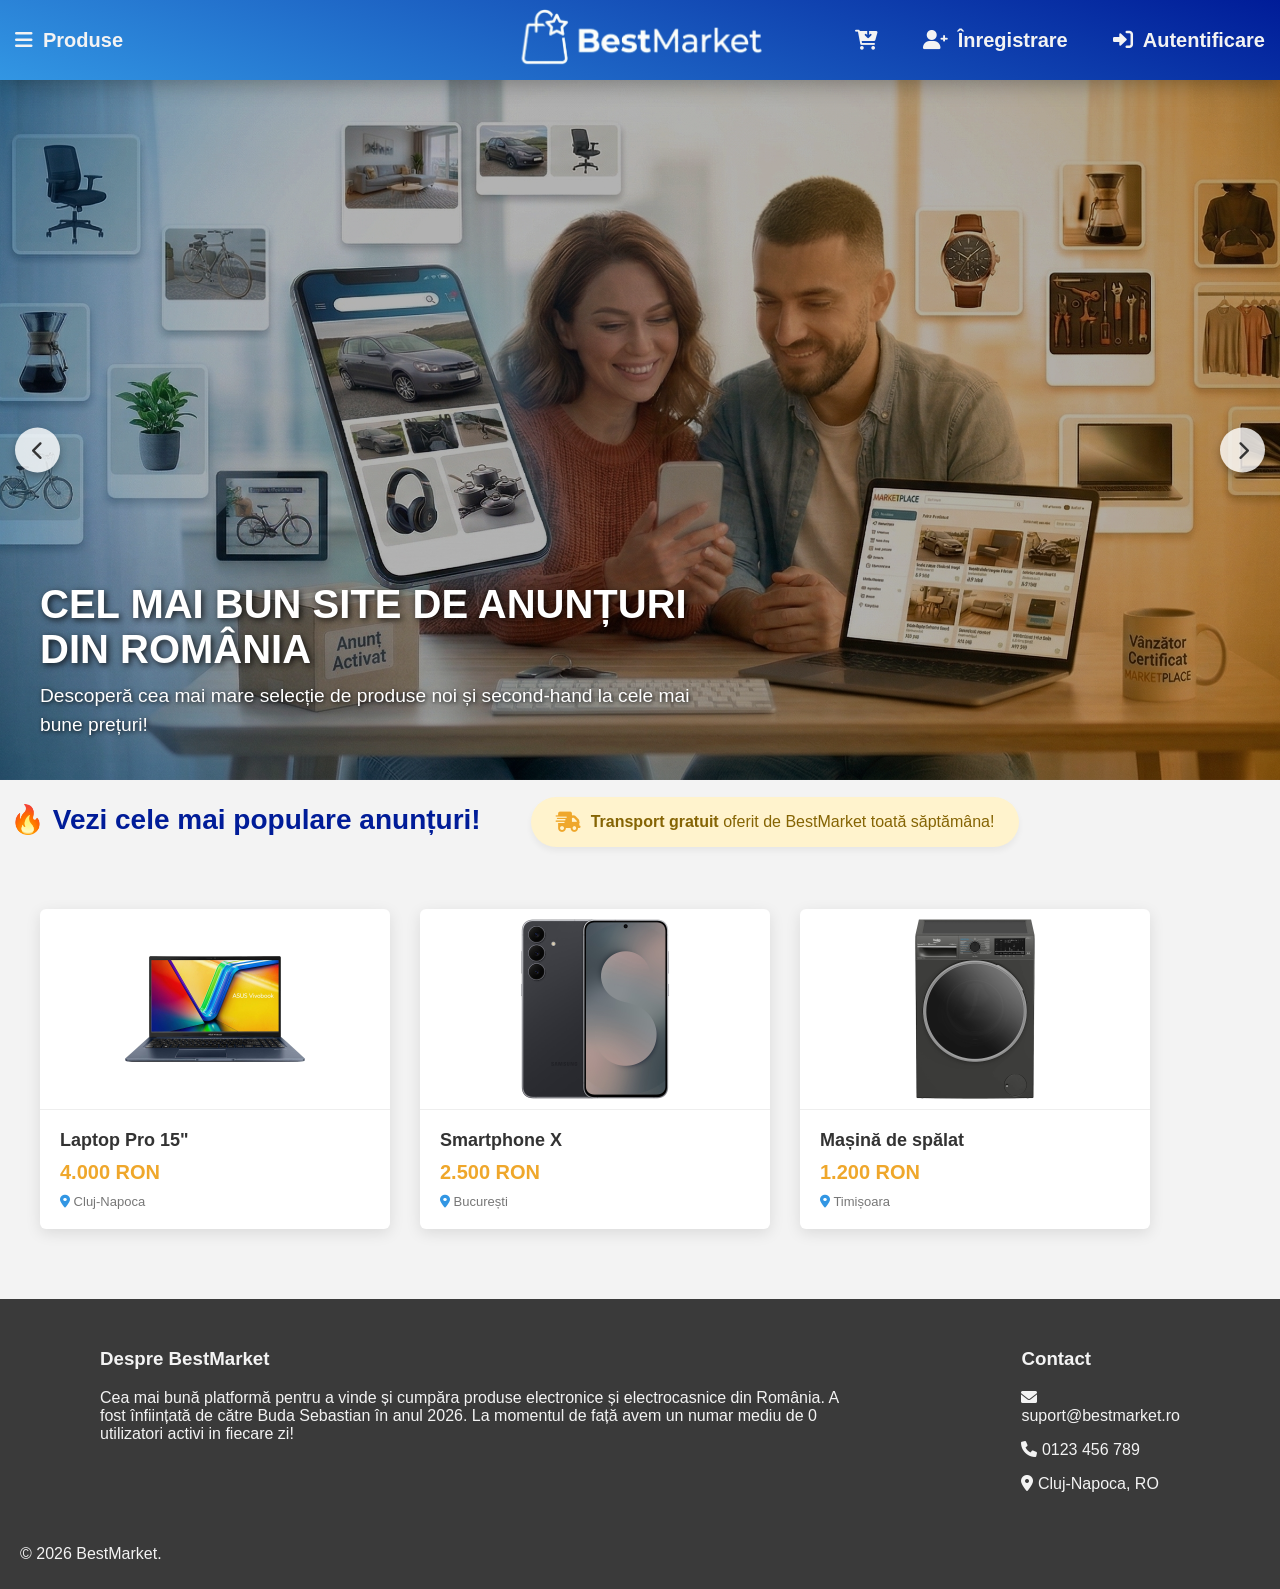
<file: index.html>
<!DOCTYPE html>
<html lang="ro">

<head>
    <meta charset="UTF-8">
    <meta name="viewport" content="width=device-width, initial-scale=1.0">

    <title>BestMarket - Acasă</title>
    <link rel="stylesheet" href="CSS/home-page-styles.css">
    <link rel="stylesheet" href="CSS/general-page-styles.css">
    <link rel="stylesheet" href="https://cdnjs.cloudflare.com/ajax/libs/font-awesome/6.0.0/css/all.min.css">
    <script src="JS/banners.js" defer></script>
    <script src="JS/jquery.js" defer></script>
    <script src="JS/cart-badge-login.js" defer></script>
</head>

<body>

    <header>
        <input type="checkbox" id="menu-toggle" class="hidden-checkbox">

        <label for="menu-toggle" class="header-menu-btn" title="Deschide Meniul">
            <i class="fas fa-bars"></i>
            Produse
        </label>

        <nav class="dropdown-menu">
            <ul>
                <li>
                    <input type="checkbox" id="cat-electronice-toggle" class="hidden-checkbox">
                    <label for="cat-electronice-toggle" class="menu-item">
                        <i class="fas fa-laptop item-icon"></i> Electronice <i class="fas fa-chevron-down arrow"></i>
                    </label>
                    <ul class="submenu">
                        <li><a href="Html_5/item.html" class="submenu-option">Laptop-uri</a></li>
                        <li><a href="#" class="submenu-option">Telefoane</a></li>
                    </ul>
                </li>

                <li>
                    <input type="checkbox" id="cat-electro-toggle" class="hidden-checkbox">
                    <label for="cat-electro-toggle" class="menu-item">
                        <i class="fas fa-blender item-icon"></i> Electrocasnice <i
                            class="fas fa-chevron-down arrow"></i>
                    </label>
                    <ul class="submenu">
                        <li><a href="#" class="submenu-option">Mașini de spălat</a></li>
                        <li><a href="#" class="submenu-option">Cuptoare</a></li>
                    </ul>
                </li>


            </ul>
        </nav>

        <div class="logo-container">
            <a href="index.html">
                <img src="resources/logo.png" class="logo" alt="BestMarket Logo">
            </a>
        </div>

        <div class="header-actions">
            <a href="Html_5/cart.html" class="header-menu-btn ">
                <i class="fa-solid fa-cart-arrow-down">
                    <span id="cart-badge" class="cart-badge">0</span>
                </i>
            </a>
            <a href="Html_5/register.html" class="header-menu-btn"> <i class="fas fa-user-plus"></i> Înregistrare</a>
            <a href="Html_5/login.html" class="header-menu-btn "> <i class="fas fa-sign-in-alt"></i> Autentificare</a>
        </div>

    </header>

    <main>
        <section>
            <button class="slider-btn prev" aria-label="Slide Anterior"><i class="fas fa-chevron-left"></i></button>
            <button class="slider-btn next" aria-label="Slide Următor"><i class="fas fa-chevron-right"></i></button>
            <ol class="slider-lista">
                <li class="slide active">
                    <div class="slide-text">
                        <h1>Cel mai bun site de anunțuri din România</h1>
                        <p>Descoperă cea mai mare selecție de produse noi și second-hand la cele mai bune prețuri!</p>
                    </div>
                    <a href="index.html" class="slide-link">
                        <figure class="slide-imagine">
                            <img src="resources/BestMarket.png" alt="BestMarket banner" class="banner">
                            <figcaption>Figura 1: Logo BestMarket.</figcaption>
                        </figure>
                    </a>
                </li>

                <li class="slide">
                    <div class="slide-text">
                        <h1>Descoperă gama largă de Laptopuri</h1>
                        <p>Descoperă cea mai mare selecție de laptopuri noi și second-hand împreună cu alte produse
                            electronice, toate la cele mai bune prețuri!</p>
                    </div>
                    <a href="Html_5/item.html" class="slide-link">
                        <figure class="slide-imagine">
                            <img src="resources/LaptopBanner.png" alt="Laptop banner" class="banner">
                            <figcaption>Figura 2: Banner Laptop.</figcaption>
                        </figure>
                    </a>
                </li>

                <li class="slide">
                    <div class="slide-text">
                        <h1>Postează propriul anunț</h1>
                        <p>Publică ușor anunțuri pentru produse noi sau second-hand, și găsește tot ce ai nevoie!</p>
                    </div>
                    <a href="Html_5/register.html" class="slide-link">
                        <figure class="slide-imagine">
                            <img src="resources/AddBanner.png" alt="Add banner" class="banner">
                            <figcaption>Figura 3: Banner Adaugă Anunț.</figcaption>
                        </figure>
                    </a>
                </li>
            </ol>

            <article>
                <div class="article-header-section">
                    <h2 class="titlu-sectiune">
                        Vezi cele mai populare anunțuri!
                    </h2>

                    <div class="promo-badge">
                        <i class="fas fa-shipping-fast"></i>
                        <span><strong>Transport gratuit</strong> oferit de BestMarket toată săptămâna!</span>
                    </div>
                </div>
                <div class="product-grid">

                    <a href="Html_5/item.html" class="product-card">
                        <div class="card-image-wrapper">
                            <img src="resources/Laptop1.jpg" alt="Laptop Pro" class="card-img">
                        </div>
                        <div class="card-details">
                            <h3 class="card-title">Laptop Pro 15"</h3>
                            <p class="card-price">4.000 RON</p>
                            <p class="card-location"><i class="fas fa-map-marker-alt"></i> Cluj-Napoca</p>
                        </div>
                    </a>

                    <div class="product-card">
                        <div class="card-image-wrapper">
                            <img src="resources/Smartphone1.jpg" alt="Telefon Smart" class="card-img">
                        </div>
                        <div class="card-details">
                            <h3 class="card-title">Smartphone X</h3>
                            <p class="card-price">2.500 RON</p>
                            <p class="card-location"><i class="fas fa-map-marker-alt"></i> București</p>
                        </div>
                    </div>

                    <div class="product-card">
                        <div class="card-image-wrapper">
                            <img src="resources/MasinaDeSpalat1.jpg" alt="Mașină de spălat" class="card-img">
                        </div>
                        <div class="card-details">
                            <h3 class="card-title">Mașină de spălat</h3>
                            <p class="card-price">1.200 RON</p>
                            <p class="card-location"><i class="fas fa-map-marker-alt"></i> Timișoara</p>
                        </div>
                    </div>

                </div>
            </article>
        </section>
    </main>

    <footer>
        <div class="footer-content">
            <div class="footer-section">
                <h3>Despre BestMarket</h3>
                <p>Cea mai bună platformă pentru a vinde și cumpăra produse electronice și electrocasnice din România. A
                    fost înființată de către Buda Sebastian în anul 2026. La momentul de față avem un numar mediu de 0
                    utilizatori activi in fiecare zi!
                </p>
            </div>

            <div class="footer-section">
                <h3>Contact</h3>
                <p><i class="fas fa-envelope"></i> suport@bestmarket.ro</p>
                <p><i class="fas fa-phone"></i> 0123 456 789</p>
                <p><i class="fas fa-map-marker-alt"></i> Cluj-Napoca, RO</p>
            </div>
        </div>

        <div class="footer-bottom">
            <p>&copy; 2026 BestMarket.</p>
        </div>
    </footer>

</body>

</html>
</file>
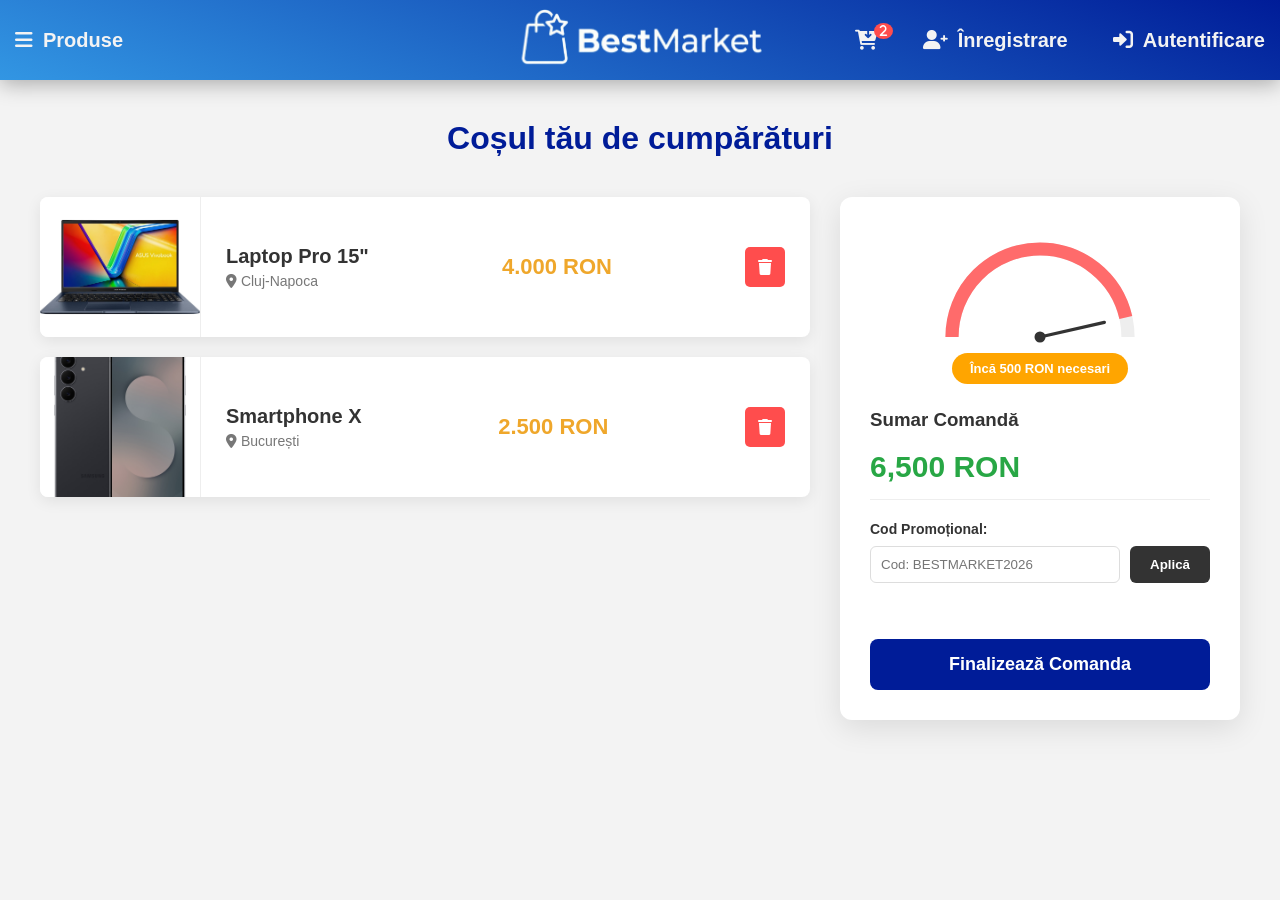
<file: Html_5/cart.html>
<!DOCTYPE html>
<html lang="ro">

<head>
    <meta charset="UTF-8">
    <meta name="viewport" content="width=device-width, initial-scale=1.0">
    <title>BestMarket - Coș de Cumpărături</title>

    <link rel="stylesheet" href="../CSS/general-page-styles.css">
    <link rel="stylesheet" href="../CSS/cart-styles.css">

    <link rel="stylesheet" href="https://cdnjs.cloudflare.com/ajax/libs/font-awesome/6.0.0/css/all.min.css">
    <script src="../JS/jquery.js"></script>
    <script src="../JS/cart-logic.js" defer></script>
    <script src="../JS/cart-badge-login.js"></script>
</head>

<body>

    <header>
        <input type="checkbox" id="menu-toggle" class="hidden-checkbox">

        <label for="menu-toggle" class="header-menu-btn" title="Deschide Meniul">
            <i class="fas fa-bars"></i>
            Produse
        </label>

        <nav class="dropdown-menu">
            <ul>
                <li>
                    <input type="checkbox" id="cat-electronice-toggle" class="hidden-checkbox">
                    <label for="cat-electronice-toggle" class="menu-item">
                        <i class="fas fa-laptop item-icon"></i> Electronice <i class="fas fa-chevron-down arrow"></i>
                    </label>
                    <ul class="submenu">
                        <li><a href="../Html_5/item.html" class="submenu-option">Laptop-uri</a></li>
                        <li><a href="#" class="submenu-option">Telefoane</a></li>
                    </ul>
                </li>

                <li>
                    <input type="checkbox" id="cat-electro-toggle" class="hidden-checkbox">
                    <label for="cat-electro-toggle" class="menu-item">
                        <i class="fas fa-blender item-icon"></i> Electrocasnice <i
                            class="fas fa-chevron-down arrow"></i>
                    </label>
                    <ul class="submenu">
                        <li><a href="#" class="submenu-option">Mașini de spălat</a></li>
                        <li><a href="#" class="submenu-option">Cuptoare</a></li>
                    </ul>
                </li>


            </ul>
        </nav>

        <div class="logo-container">
            <a href="../index.html">
                <img src="../resources/logo.png" class="logo" alt="BestMarket Logo">
            </a>
        </div>

        <div class="header-actions">
            <a href="cart.html" class="header-menu-btn ">
                <i class="fa-solid fa-cart-arrow-down">
                    <span id="cart-badge" class="cart-badge">0</span>
                </i>
                
            </a>
            <a href="register.html" class="header-menu-btn"> <i class="fas fa-user-plus"></i> Înregistrare</a>
            <a href="login.html" class="header-menu-btn "> <i class="fas fa-sign-in-alt"></i> Autentificare</a>
        </div>

    </header>
    <div id="jquery-gift-overlay"
        class="jquery-gift">
        <i class="fas fa-gift"></i>
        <h2 id="gift-text">20% Reducere!</h2>
    </div>
    <main>
        <h1 class="cart-title-main">Coșul tău de cumpărături</h1>

        <div class="cart-container">
            <div class="cart-items" id="cart-items-list">

                <div class="cart-card" data-price="4000">
                    <div class="cart-img-wrapper">
                        <img src="../resources/Laptop1.jpg" alt="Laptop" class="cart-img">
                    </div>
                    <div class="cart-details">
                        <div class="cart-info-text">
                            <h3 class="cart-title">Laptop Pro 15"</h3>
                            <p class="cart-location"><i class="fas fa-map-marker-alt"></i> Cluj-Napoca</p>
                        </div>
                        <p class="cart-price">4.000 RON</p>
                        <button class="cart-remove-item" title="Elimină"><i class="fas fa-trash"></i></button>
                    </div>
                </div>

                <div class="cart-card" data-price="2500">
                    <div class="cart-img-wrapper">
                        <img src="../resources/Smartphone1.jpg" alt="Telefon" class="cart-img">
                    </div>
                    <div class="cart-details">
                        <div class="cart-info-text">
                            <h3 class="cart-title">Smartphone X</h3>
                            <p class="cart-location"><i class="fas fa-map-marker-alt"></i> București</p>
                        </div>
                        <p class="cart-price">2.500 RON</p>
                        <button class="cart-remove-item" title="Elimină"><i class="fas fa-trash"></i></button>
                    </div>
                </div>

            </div>

            <div class="cart-summary">

                <div class="cart-gauge-wrapper">
                    <svg viewBox="0 0 200 120" class="cart-gauge-svg">
                        <path d="M20,100 A80,80 0 0,1 180,100" 
                            fill="none"     
                            stroke="#eee" 
                            stroke-width="12" />
                        <path id="gauge-progress" 
                            d="M20,100 A80,80 0 0,1 180,100"    
                            fill="none" 
                            stroke="#ff6b6b"
                            stroke-width="12" />
                        <line id="gauge-needle" 
                            x1="100" 
                            y1="100" 
                            x2="40" 
                            y2="100" 
                            stroke="#333" 
                            stroke-width="3"
                            stroke-linecap="round" />
                        <circle cx="100" 
                            cy="100" 
                            r="5" 
                            fill="#333" />
                    </svg>
                    <div id="shipping-info">Calculare transport...</div>
                </div>

                <div class="cart-price-box">
                    <h3>Sumar Comandă</h3>
                    <div class="cart-old-price" id="original-total"></div>
                    <div class="cart-total-price" id="final-total">0 RON</div>
                </div>

                <div class="cart-coupon-section">
                    <label>Cod Promoțional:</label>
                    <div class="cart-coupon-input-group">
                        <input type="text" id="coupon-code" placeholder="Cod: BESTMARKET2026">
                        <button class="cart-btn-apply" id="apply-coupon">Aplică</button>
                    </div>
                    <p id="coupon-msg"></p>
                </div>

                <button class="cart-checkout-btn">Finalizează Comanda</button>
            </div>
        </div>
    </main>

</body>

</html>
</file>
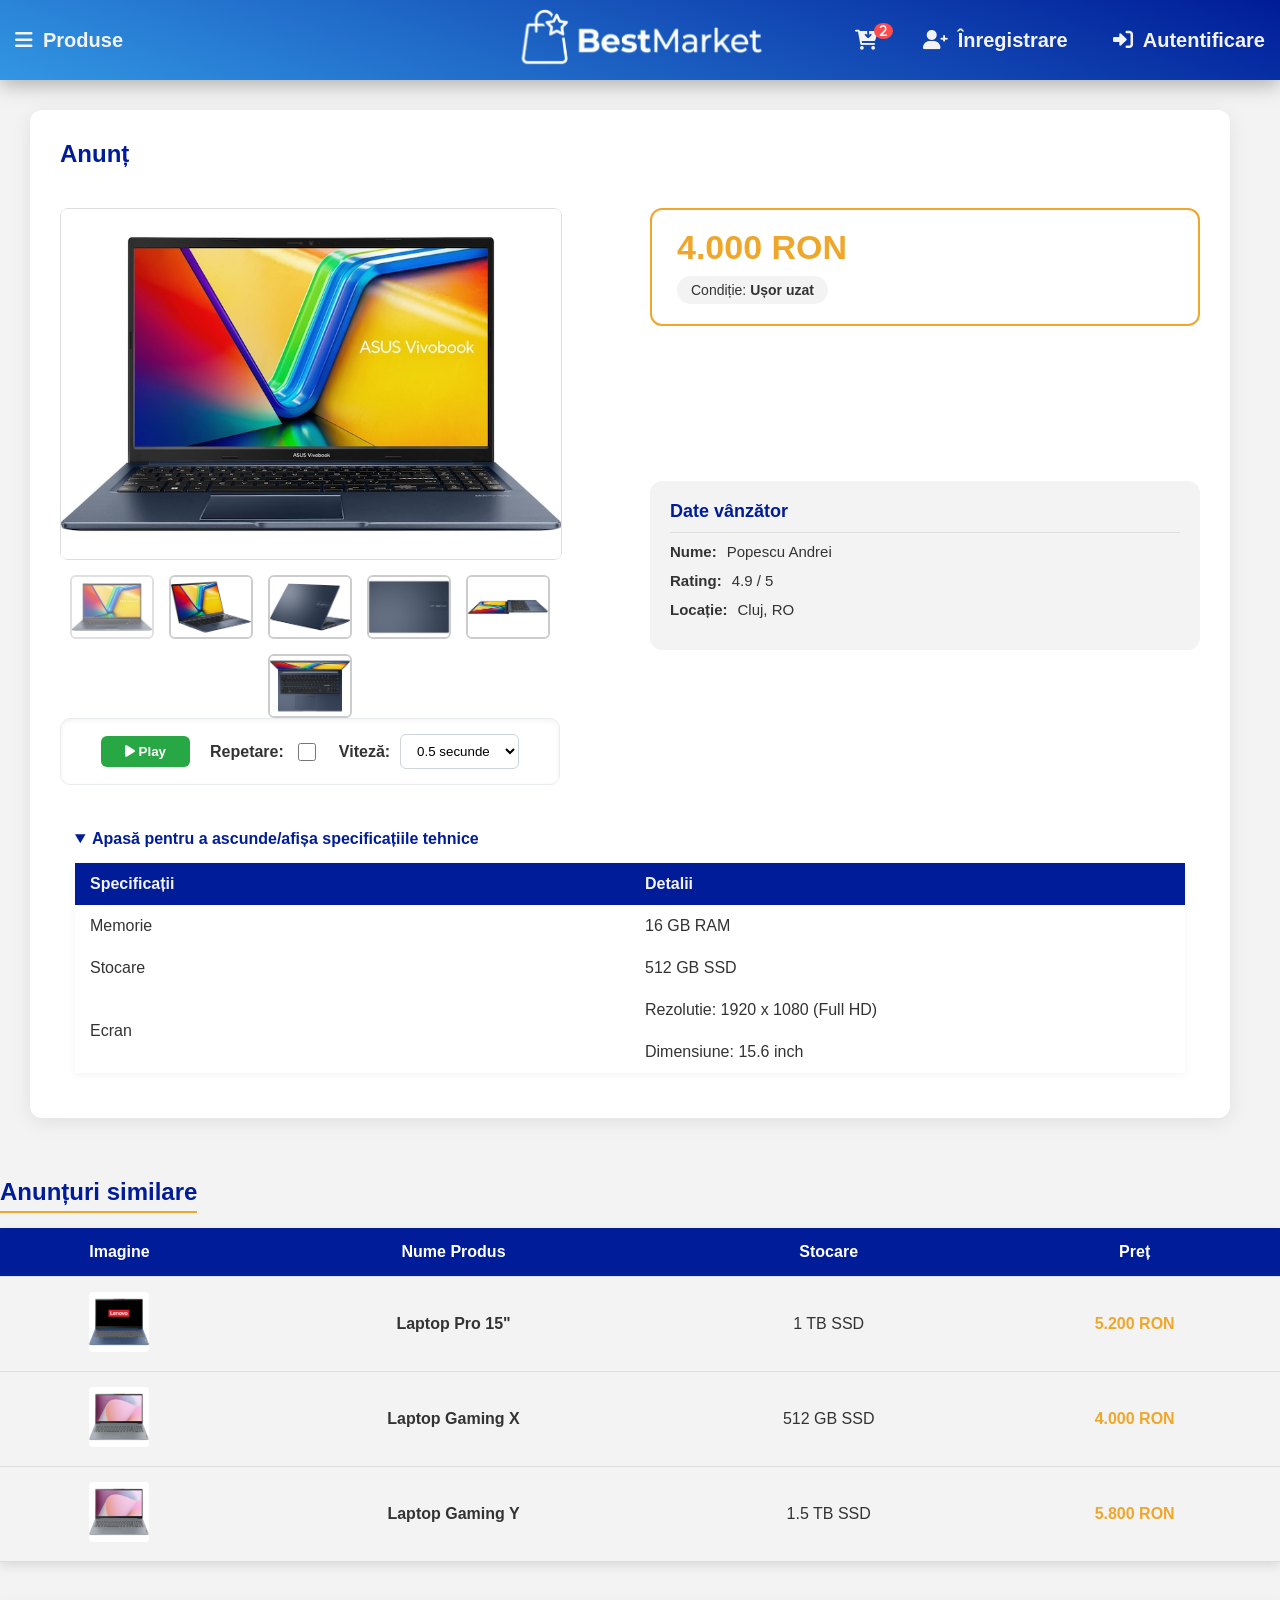
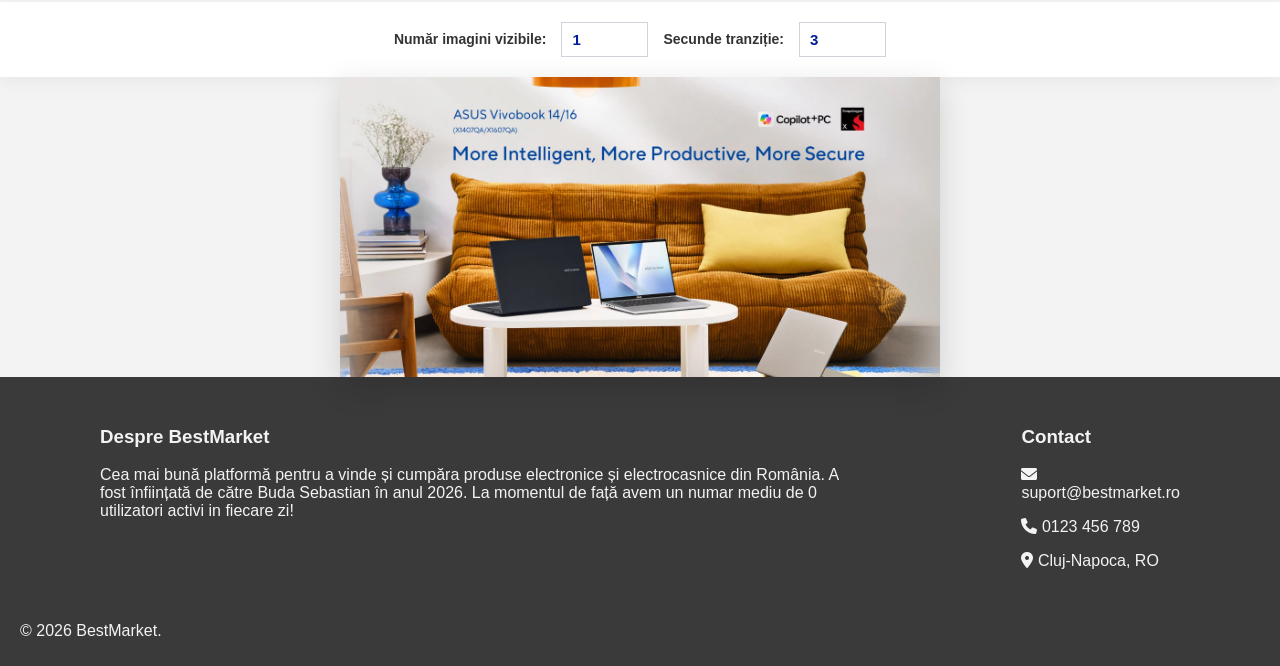
<file: Html_5/item.html>
<!DOCTYPE html>
<html lang="ro">

<head>
    <meta charset="UTF-8">
    <meta name="viewport" content="width=device-width, initial-scale=1.0">
    <title>BestMarket - Anunț</title>
    <link rel="stylesheet" href="../CSS/item-page-styles.css">
    <link rel="stylesheet" href="../CSS/general-page-styles.css">
    <link rel="stylesheet" href="https://cdnjs.cloudflare.com/ajax/libs/font-awesome/6.0.0/css/all.min.css">
    <script src="../JS/table.js" defer></script>
    <script src="../JS/gallery.js" defer></script>

    <script src="../JS/jquery.js" defer></script>
    <script src="../JS/slider_jquery.js" defer></script>
    <script src="../JS/cart-badge-login.js" defer></script>
</head>

<body>

    <header>
        <input type="checkbox" id="menu-toggle" class="hidden-checkbox">

        <label for="menu-toggle" class="header-menu-btn" title="Deschide Meniul">
            <i class="fas fa-bars"></i>
            Produse
        </label>

        <nav class="dropdown-menu">
            <ul>
                <li>
                    <input type="checkbox" id="cat-electronice-toggle" class="hidden-checkbox">
                    <label for="cat-electronice-toggle" class="menu-item">
                        <i class="fas fa-laptop item-icon"></i> Electronice <i class="fas fa-chevron-down arrow"></i>
                    </label>
                    <ul class="submenu">
                        <li><a href="item.html" class="submenu-option">Laptop-uri</a></li>
                        <li><a href="#" class="submenu-option">Telefoane</a></li>
                    </ul>
                </li>

                <li>
                    <input type="checkbox" id="cat-electro-toggle" class="hidden-checkbox">
                    <label for="cat-electro-toggle" class="menu-item">
                        <i class="fas fa-blender item-icon"></i> Electrocasnice <i
                            class="fas fa-chevron-down arrow"></i>
                    </label>
                    <ul class="submenu">
                        <li><a href="#" class="submenu-option">Mașini de spălat</a></li>
                        <li><a href="#" class="submenu-option">Cuptoare</a></li>
                    </ul>
                </li>


            </ul>
        </nav>

        <div class="logo-container">
            <a href="../index.html">
                <img src="../resources/logo.png" class="logo" alt="BestMarket Logo">
            </a>
        </div>

        <div class="header-actions">
            <a href="cart.html" class="header-menu-btn ">
                <i class="fa-solid fa-cart-arrow-down">
                    <span id="cart-badge" class="cart-badge">0</span>
                </i>
            </a>
            <a href="register.html" class="header-menu-btn"> <i class="fas fa-user-plus"></i> Înregistrare</a>
            <a href="login.html" class="header-menu-btn "> <i class="fas fa-sign-in-alt"></i> Autentificare</a>
        </div>
    </header>

    <main>
        <div class="item-container">

            <article class="item-details">
                <h2>Anunț</h2>
                <!-- IMAGE SLIDER -->
                <div class="product-gallery">
                    <input type="radio" id="pic1" name="gallery-group" class="gallery-radio" checked>
                    <input type="radio" id="pic2" name="gallery-group" class="gallery-radio">
                    <input type="radio" id="pic3" name="gallery-group" class="gallery-radio">
                    <input type="radio" id="pic4" name="gallery-group" class="gallery-radio">
                    <input type="radio" id="pic5" name="gallery-group" class="gallery-radio">
                    <input type="radio" id="pic6" name="gallery-group" class="gallery-radio">

                    <div class="main-image-wrapper">
                        <ol>
                            <li><img src="../resources/Laptop1.jpg" class="main-image img1" alt="Laptop Poza 1"></li>
                            <li><img src="../resources/Laptop2.jpg" class="main-image img2" alt="Laptop Poza 2"></li>
                            <li><img src="../resources/Laptop3.jpg" class="main-image img3" alt="Laptop Poza 3"></li>
                            <li><img src="../resources/Laptop6.jpg" class="main-image img4" alt="Laptop Poza 4"></li>
                            <li><img src="../resources/Laptop7.jpg" class="main-image img5" alt="Laptop Poza 5"></li>
                            <li><img src="../resources/Laptop8.jpg" class="main-image img6" alt="Laptop Poza 6"></li>
                        </ol>
                    </div>

                    <div class="thumbnail-list">
                        <label for="pic1" class="thumb-label thumb1">
                            <img src="../resources/Laptop1.jpg" alt="Thumbnail 1">
                        </label>
                        <label for="pic2" class="thumb-label thumb2">
                            <img src="../resources/Laptop2.jpg" alt="Thumbnail 2">
                        </label>
                        <label for="pic3" class="thumb-label thumb3">
                            <img src="../resources/Laptop3.jpg" alt="Thumbnail 3">
                        </label>
                        <label for="pic4" class="thumb-label thumb4">
                            <img src="../resources/Laptop6.jpg" alt="Thumbnail 4">
                        </label>
                        <label for="pic5" class="thumb-label thumb5">
                            <img src="../resources/Laptop7.jpg" alt="Thumbnail 5">
                        </label>
                        <label for="pic6" class="thumb-label thumb6">
                            <img src="../resources/Laptop8.jpg" alt="Thumbnail 6">
                        </label>
                    </div>
                    <div class="gallery-control">
                        <button class="play-pause"><i class="fas fa-play"></i> Play</button>
                        <label for="repeat-gallery">Repetare:</label>
                        <input type="checkbox" id="repeat-gallery" value="yes">
                        <label for="timer-interval">Viteză:</label>
                        <select id="timer-interval">
                            <option value="500">0.5 secunde</option>
                            <option value="2000">2 secunde</option>
                            <option value="5000">5 secunde</option>
                        </select>
                    </div>
                </div>

                <div class="item-price-info">
                    <div class="price-huge">4.000 RON</div>
                    <div class="condition-badge">Condiție: <strong>Ușor uzat</strong></div>
                </div>

                <details open>
                    <summary>Apasă pentru a ascunde/afișa specificațiile tehnice</summary>


                    <table class="specs-table">
                        <tr>
                            <th>Specificații</th>
                            <th>Detalii</th>
                        </tr>
                        <tr>
                            <td>Memorie</td>
                            <td>16 GB RAM</td>
                        </tr>
                        <tr>
                            <td>Stocare</td>
                            <td>512 GB SSD</td>
                        </tr>
                        <tr>
                            <td rowspan="2">Ecran</td>
                            <td>Rezolutie: 1920 x 1080 (Full HD)</td>
                        </tr>
                        <tr>
                            <td>Dimensiune: 15.6 inch</td>
                        </tr>
                    </table>
                </details>

                <aside class="seller-card">
                    <h2>Date vânzător</h2>
                    <ul>
                        <li><strong>Nume:</strong> Popescu Andrei</li>
                        <li><strong>Rating:</strong> 4.9 / 5</li>
                        <li><strong>Locație:</strong> Cluj, RO</li>
                    </ul>
                </aside>

            </article>


        </div>

        <!-- TABEL PRODUSE ASEMANATOARE -->
        <section class="comparison-section">
            <h2>Anunțuri similare</h2>

            <div class="table-responsive">
                <table class="compare-table">
                    <thead>
                        <tr>
                            <th>Imagine</th>
                            <th>Nume Produs</th>
                            <th>Stocare</th>
                            <th>Preț</th>
                        </tr>
                    </thead>
                    <tbody>
                        <tr>
                            <td class="hover-trigger">
                                <img src="../resources/Laptop4.jpg" alt="Laptop Pro" class="table-img">
                                <div class="tooltip-info">Stare: Ușor uzat</div>
                            </td>

                            <td class="hover-trigger">
                                <strong>Laptop Pro 15"</strong>
                                <div class="tooltip-info">Foarte bun pentru muncă ușoară </div>
                            </td>
                            <td>1 TB SSD</td>
                            <td class="hover-trigger">
                                <p class="price">5.200 RON</p>
                                <div class="tooltip-info">Prețul nu este negociabil </div>
                            </td>
                        </tr>

                        <tr>
                            <td class="hover-trigger">
                                <img src="../resources/Laptop5.jpg" alt="Laptop Gaming" class="table-img">
                                <div class="tooltip-info">Stare: Ca nou </div>
                            </td>
                            <td class="hover-trigger">
                                <strong>Laptop Gaming X</strong>
                                <div class="tooltip-info">Ideal pentru jocuri și editare video </div>
                            </td>
                            <td>512 GB SSD</td>
                            <td class="hover-trigger">
                                <p class="price">4.000 RON</p>
                                <div class="tooltip-info">Preț ușor negociabil </div>
                            </td>
                        </tr>

                        <tr>
                            <td class="hover-trigger">
                                <img src="../resources/Laptop5.jpg" alt="Laptop Gaming 1" class="table-img">
                                <div class="tooltip-info">Stare: Nou nouț </div>
                            </td>
                            <td class="hover-trigger">
                                <strong>Laptop Gaming Y</strong>
                                <div class="tooltip-info">Ideal pentru jocuri și editare video </div>
                            </td>
                            <td>1.5 TB SSD</td>
                            <td class="hover-trigger">
                                <p class="price">5.800 RON</p>
                                <div class="tooltip-info">Preț ușor negociabil </div>
                            </td>
                        </tr>
                    </tbody>
                </table>
            </div>
        </section>

        <!-- Image slider -->
        <section class="slider-section">
            <div class="controls">
                <label for="imgCount">Număr imagini vizibile:</label>
                <input type="number" id="imgCount" min="1" max="5" value="1">

                <label for="timerCount">Secunde tranziție:</label>
                <input type="number" id="timerCount" min="1" value="3">
            </div>

            <div id="slider-wrapper" class="slider-wrapper">
                <div class="arrow arrow-up"><i class="fa-solid fa-chevron-up"></i></div>

                <div id="slider-container" class="slider-container">
                </div>

                <div class="arrow arrow-down"><i class="fa-solid fa-chevron-down"></i></div>
            </div>
        </section>

        <!-- POPUP -->
        <div id="custom-popup" class="popup-overlay">
            <div class="popup-content">
                <span class="popup-close">&times;</span>
                <div id="popup-media-container">
                </div>
                <div class="popup-caption">
                </div>
            </div>
        </div>

    </main>

    <footer>
        <div class="footer-content">
            <div class="footer-section">
                <h3>Despre BestMarket</h3>
                <p>Cea mai bună platformă pentru a vinde și cumpăra produse electronice și electrocasnice din România. A
                    fost înființată de către Buda Sebastian în anul 2026. La momentul de față avem un numar mediu de 0
                    utilizatori activi in fiecare zi!
                </p>
            </div>

            <div class="footer-section">
                <h3>Contact</h3>
                <p><i class="fas fa-envelope"></i> suport@bestmarket.ro</p>
                <p><i class="fas fa-phone"></i> 0123 456 789</p>
                <p><i class="fas fa-map-marker-alt"></i> Cluj-Napoca, RO</p>
            </div>
        </div>

        <div class="footer-bottom">
            <p>&copy; 2026 BestMarket.</p>
        </div>
    </footer>

</body>

</html>
</file>
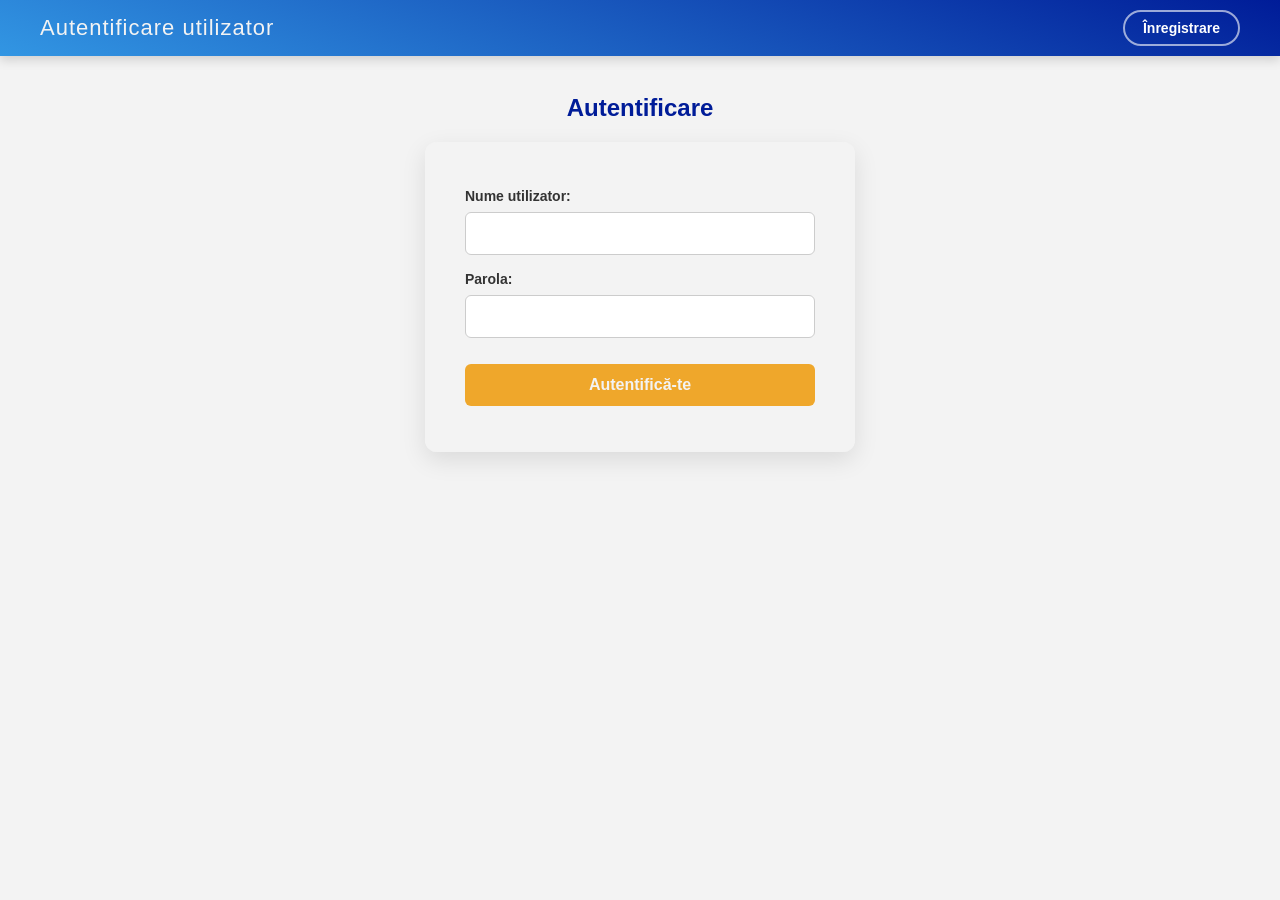
<file: Html_5/login.html>
<!DOCTYPE html>
<html lang="ro">

<head>
    <meta charset="UTF-8">
    <meta name="viewport" content="width=device-width, initial-scale=1.0">
    <title>Autentificare - BestMarket</title>
    <link rel="stylesheet" href="../CSS/form_styles.css">
</head>

<body>

    <header>
        <h1>Autentificare utilizator</h1>
        <nav>
            <a href="register.html">Înregistrare</a>
        </nav>
    </header>
    <br>

    <main>
        <section>
            <h2>Autentificare</h2>
            <form name="loginForm" action="../index.html">
                <fieldset>
                    <legend><strong>Autentificare date</strong></legend>

                    <p>
                        <label>Nume utilizator:</label>
                        <input type="text" name="log_user" required>
                    </p>

                    <p>
                        <label>Parola:</label>
                        <input type="password" name="log_pass" required>
                    </p>

                    <p>
                        <input type="submit" value="Autentifică-te">
                    </p>
                </fieldset>
            </form>
        </section>
    </main>
</body>

</html>
</file>
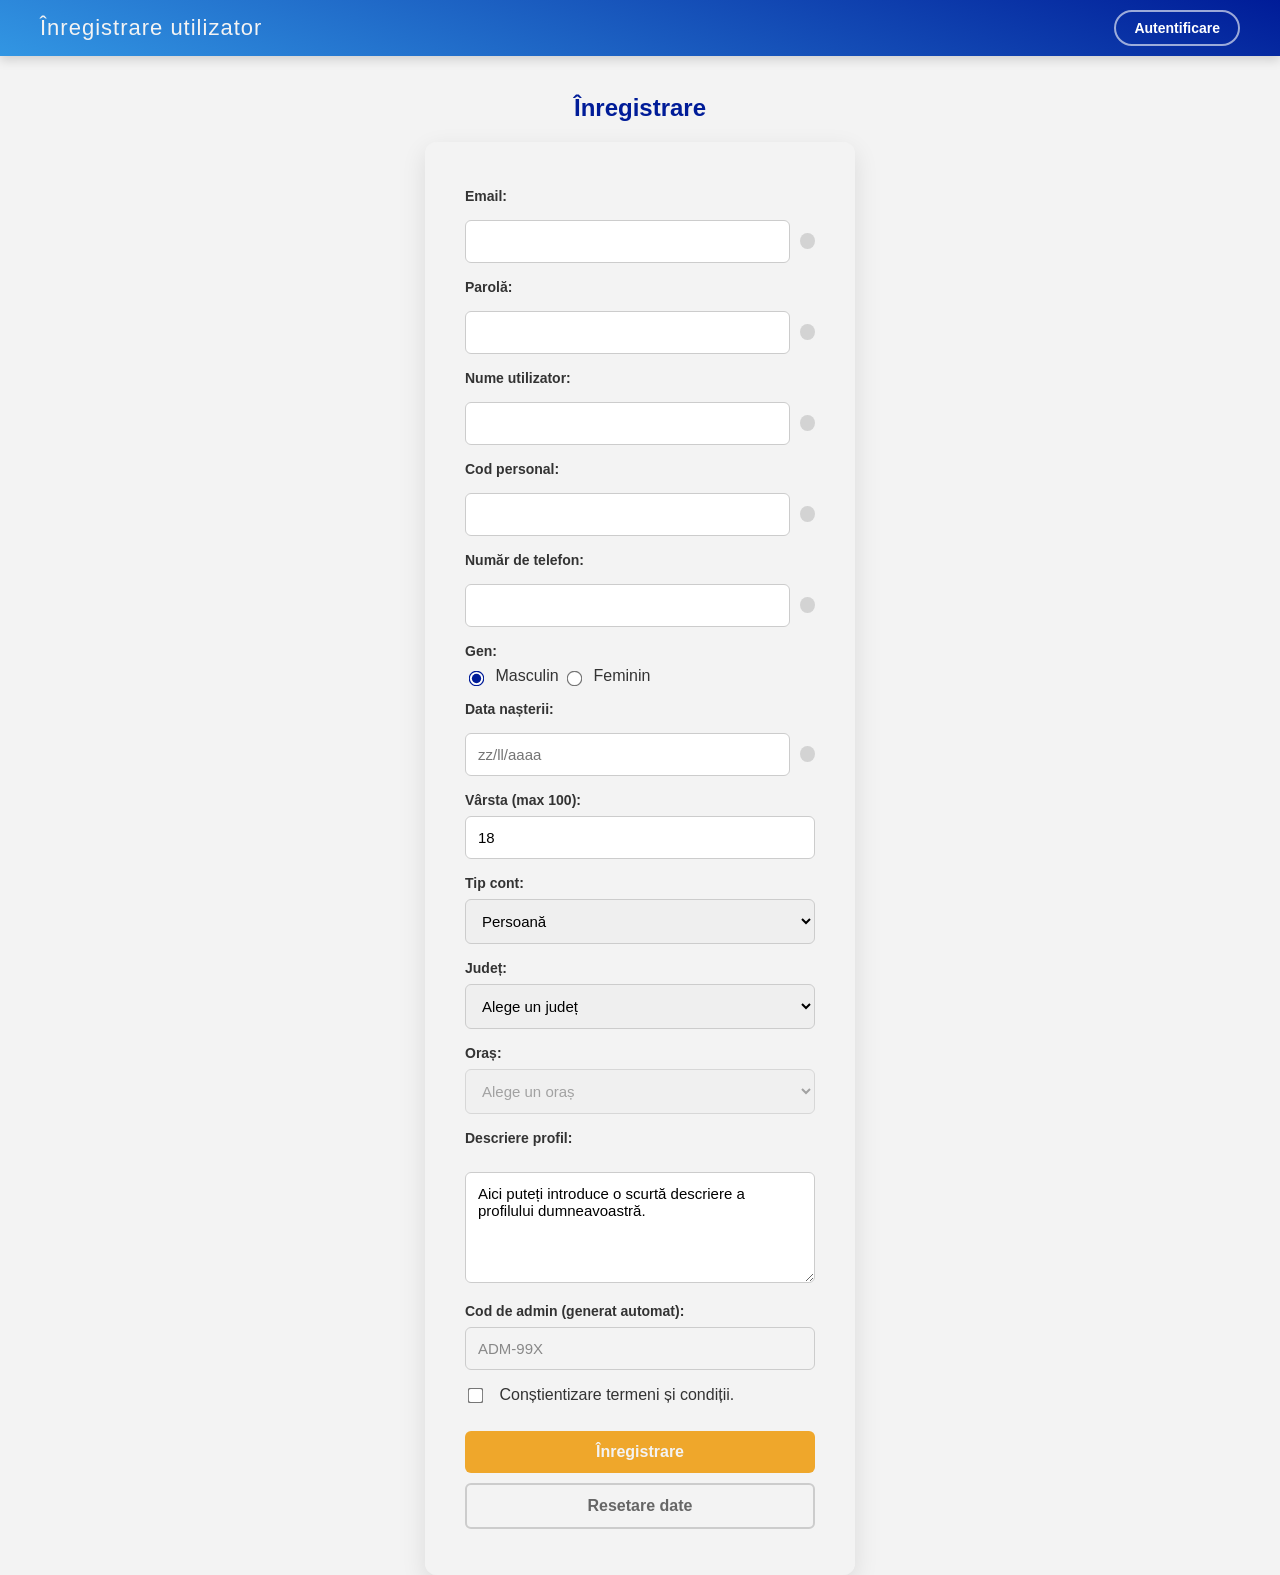
<file: Html_5/register.html>
<!DOCTYPE html>
<html lang="ro">

<head>
    <meta charset="UTF-8">
    <meta name="viewport" content="width=device-width, initial-scale=1.0">
    <title>Înregistrare - BestMarket</title>
    <link rel="stylesheet" href="../CSS/form_styles.css">
    <script src="../JS/register.js" defer></script>
</head>

<body>

    <header>
        <h1>Înregistrare utilizator</h1>
        <nav>
            <a href="login.html">Autentificare</a>
        </nav>
    </header>
    <br>

    <main>
        <section>
            <h2>Înregistrare</h2>
            <form name="registerForm" action="login.html">
                <fieldset>
                    <legend><strong>Date personale și preferințe</strong></legend>
                    <p>
                        <label>Email:</label>
                        <div class="validation-group">
                            <input type="email" name="email" class="validation-email" required>
                            <span class="dot"></span>
                        </div>  
                    </p>
                    <p>
                        <label>Parolă:</label>
                        <div class="validation-group">
                            <input type="password" name="password" class="validation-password" required>
                            <span class="dot"></span>
                        </div>
                    </p>
                    <p>
                        <label>Nume utilizator:</label>
                        <div class="validation-group">
                            <input type="text" name="username" class="validation-text" maxlength="15" required>
                            <span class="dot"></span>
                        </div>
                    </p>
                    <p>
                        <label>Cod personal:</label>
                        <div class="validation-group">
                            <input type="text" name="personcod" class="validation-text" maxlength="10">
                            <span class="dot"></span>
                        </div>
                    </p>
                    <p>
                        <label>Număr de telefon:</label>
                        <div class="validation-group">
                            <input type="text" name="phone" class="validation-phone" maxlength="17">
                            <span class="dot"></span>
                        </div>
                    </p>
                    <p>
                        <label>Gen:</label>
                        <input type="radio" name="gender" value="male" checked> Masculin
                        <input type="radio" name="gender" value="female"> Feminin
                    </p>
                    <p>
                        <label>Data nașterii:</label>
                        <div class="validation-group">
                            <input type="text" name="birthdate" class="validation-birthday" placeholder="zz/ll/aaaa">
                            <span class="dot"></span>
                        </div>
                    </p>
                    <p>
                        <label>Vârsta (max 100):</label>
                        <input type="number" name="age" max="100" step="1" value="18">
                    </p>

                    <p>
                        <label>Tip cont:</label>
                        <select name="account_type">
                            <option value="buyer">Persoană</option>
                            <option value="seller">Grup</option>
                        </select>
                    </p>
                    <p>
                        <label>Județ:</label>
                        <select id="judet" name="judet">
                            <option value="">Alege un județ</option>
                        </select>
                    </p>
                    <p>
                        <label>Oraș:</label>
                        <select id="oras" name="oras" disabled>
                            <option value="">Alege un oraș</option>
                        </select>
                    </p>
                    <p>
                        <label>Descriere profil:</label><br>
                        <textarea name="profile_description" cols="40"
                            rows="5">Aici puteți introduce o scurtă descriere a profilului dumneavoastră.</textarea>
                    </p>
                    <p>
                        <label>Cod de admin (generat automat):</label>
                        <input type="text" name="admin" value="ADM-99X" readonly>
                    </p>

                    <input type="checkbox" name="terms" value="yes" required>
                    <p style="display: inline; margin-left: 5px;">Conștientizare termeni și condiții.</p>

                    <p>
                        <input type="submit" value="Înregistrare">
                        <input type="reset" value="Resetare date">
                    </p>
                </fieldset>
            </form>
        </section>
    </main>

</body>

</html>
</file>
<file: CSS/home-page-styles.css>
.article-header-section {
    margin: 0px 10px 0px 10px;
    display: flex;
    align-items: center;
}

.titlu-sectiune {
    color: var(--primary-color);
    font-size: 28px;
    margin-right: 50px;
}

.titlu-sectiune::before {
    content: '🔥';
}


.promo-badge {
    display: inline-flex; 
    align-items: center;
    height: 30px;
    gap: 10px;
    background-color: #fff3cd; 
    color: #856404; 
    padding: 10px 25px;
    border-radius: 50px; 
    font-size: 16px;
    box-shadow: 0 4px 6px rgba(0,0,0,0.05); 
    animation: puls 2s infinite alternate;
    margin: 10px 0px 5px 0px;
}

.promo-badge i {
    font-size: 20px;
    color: var(--secondary-color);
}


/* CARDS */
.product-grid {
    display: flex;
    flex-wrap: wrap;
    gap: 30px;
    margin-top: 30px;
    margin-bottom: 50px;
    padding: 20px 40px 20px 40px;
}

.product-card {
    width: 350px;
    background-color: var(--bg-color-light);
    border-radius: 6px;
    box-shadow: 0 4px 15px rgba(0, 0, 0, 0.1);
    overflow: hidden;
    transition: transform 0.3s ease, box-shadow 0.3s ease;
    display: flex;
    flex-direction: column;
}

.product-card:hover {
    transform: translateY(-8px);
    box-shadow: 0 12px 25px rgba(0, 0, 0, 0.2);
}

.card-image-wrapper {
    position: relative;
    width: 100%;
    height: 200px;
    border-bottom: 1px solid #eee;
}

.card-img {
    width: 100%;
    height: 100%;
    object-fit: contain;
    padding: 10px;
    box-sizing: border-box;
}

.card-details {
    padding: 20px;
    text-align: left;
}

.card-title {
    margin: 0 0 10px 0;
    font-size: 18px;
    color: var(--text-color-dark);
}

.card-price {
    margin: 0 0 10px 0;
    font-size: 20px;
    font-weight: bold;
    color: var(--secondary-color);
}

.card-location {
    margin: 0;
    font-size: 13px;
    color: #777;
}

.card-location i {
    color: var(--primary-comp-color);
}

@media screen and (max-width: 800px) {
    .product-card {
        width: 100%; 
    }
}

/* --------------------------------------------- banner list --------------------------------------------- */

.slider-lista {
    list-style-type: none; 
    margin: 0;
    padding: 0;
    position: relative;
    width: 100%;
    height: 700px;
    overflow: hidden;
}

.slide {
    position: absolute;
    top: 0;
    left: 0;
    width: 100%;
    height: 100%;
    opacity: 0;
    visibility: hidden;
    transition: opacity 0.9s ease, visibility 0.8s ease; 
}

.slide.active {
    opacity: 1;
    visibility: visible;
}

.slide-link, .slide-imagine {
    display: block;
    margin: 0;
    width: 100%;
    height: 100%;
}

.banner {
    width: 100%;
    height: 100%;
    object-fit: cover; 
    filter: brightness(0.7);
}

figcaption {
    display: none;
}

.slide-text {
    position: absolute;
    bottom: 40px;
    left: 40px;
    z-index: 10;
    color: #ffffff;
    max-width: 650px;
    pointer-events: none;
}

.slide-text h1 {
    font-size: 2.5rem;
    font-family: 'Arial', sans-serif;
    margin: 0 0 10px 0;
    text-transform: uppercase;
    text-shadow: 2px 2px 6px rgba(0, 0, 0, 0.8);
}

.slide-text p {
    font-size: 1.2rem;
    font-family: 'Arial', sans-serif;
    margin: 0;
    line-height: 1.5;
    text-shadow: 1px 1px 4px rgba(0, 0, 0, 0.9);
}

/* ------------------------------------------ banner list buttons ------------------------------------------ */
.slider-btn {
    position: absolute;
    top: 50%;
    transform: translateY(-50%);
    z-index: 10;
    width: 45px;
    height: 45px;
    background: rgba(255, 255, 255, 0.8);
    border: none;
    border-radius: 50%;
    cursor: pointer;
    box-shadow: 0 4px 8px rgba(0, 0, 0, 0.3);
    display: flex;
    justify-content: center;
    align-items: center;
    font-size: 1.2rem;
    color: #333;
    transition: 0.2s;
}

.slider-btn.prev {
    left: 15px;
}

.slider-btn.next {
    right: 15px;
}

.slider-btn:hover {
    background: #fff;
    transform: translateY(-50%) scale(1.1);
}
</file>
<file: CSS/general-page-styles.css>
/* GLOBAL VARIABLES */
:root {
    --primary-color: #001c98;
    --primary-comp-color: #3296e3;
    --secondary-color: #efa72b;
    --bg-color-light: white;
    --bg-color: #f3f3f3;
    --bg-color-dark: #cdcdcd;
    --text-color-dark: #333;
    --text-color-light: #f3f3f3;
    --footer-bg: #3a3a3a;
    --text-font: sans-serif;
}

/* --------------------------------------------- BODY --------------------------------------------- */

body {
    margin: 0px;
    padding: 0px;
    background-color: var(--bg-color);
    font-family: var(--text-font);
    color: var(--text-color-dark);
}

/* --------------------------------------------- HEADER ---------------------------------------------*/
header {
    background: linear-gradient(200deg, var(--primary-color), var(--primary-comp-color));
    display: flex;
    justify-content: space-between;
    align-items: center;
    position: sticky;
    top: 0px;
    height: 5rem;
    z-index: 100;
    box-shadow: 0 4px 20px rgba(0, 0, 0, 0.30);
    color: var(--text-color-light);
}

.logo-container {
    position: absolute;
    left: 50%;
    transform: translateX(-50%);
    display: flex;
    align-items: center;
}

.logo {
    height: 4rem;
}

.logo:hover {
    animation: puls 0.4s infinite alternate;
    cursor: pointer;
}

@keyframes puls {
    0% {
        transform: scale(1);
    }

    100% {
        transform: scale(1.1);
    }
}

.header-actions {
    height: 100%;
    display: flex;
    gap: 15px;
    align-items: center;
}

a {
    text-decoration: none;
}

.fa-solid{
    position: relative;
}

.cart-badge {
    position: absolute;
    top: -7px;
    right: -15px;
    background-color: #ff4d4d;
    color: white;
    font-size: 12px;
    font-weight: bold;
    border-radius: 100%;
    padding: 2px 2px;
    min-width: 15px;
    text-align: center;
    display: none;
}

/* --------------------------------------------- MENU */

.hidden-checkbox {
    display: none;
}

.header-menu-btn {
    height: 100%;
    font-size: 20px;
    font-weight: bold;
    cursor: pointer;
    display: flex;
    align-items: center;
    gap: 10px;
    padding: 0px 15px 0px 15px;
    transition: background-color 0.3s;
    color: var(--text-color-light);
}


.header-menu-btn:hover {
    background-color: rgba(255, 255, 255, 0.2);
}

.dropdown-menu {
    color: var(--text-color-dark);
    position: absolute;
    top: 100%;
    width: 280px;
    background-color: var(--bg-color);
    box-shadow: 0px 8px 20px rgba(0, 0, 0, 0.4);
    display: none;
    flex-direction: column;
    text-align: left;
}

#menu-toggle:checked~.dropdown-menu {
    display: flex;
    animation: dropDownMenu 0.3s ease-out forwards;
}

@keyframes dropDownMenu {
    from {
        opacity: 0;
        transform: translateY(-15px);
    }

    to {
        opacity: 1;
        transform: translateY(0);
    }
}

ul {
    list-style: none;
    padding: 0;
    margin: 0;
}

.menu-item {
    display: flex;
    align-items: center;
    padding: 15px 20px;
    text-decoration: none;
    font-size: 16px;
    cursor: pointer;
    border-left: 0px solid transparent;
    transition: background-color 0.3s ease, border-left 0.3s ease;
}

.menu-item:hover {
    background-color: #f0f0f0;
    border-left: 8px solid var(--secondary-color);
}


.item-icon {
    width: 25px;
    text-align: center;
    margin-right: 12px;
    color: var(--primary-comp-color);
}

.arrow {
    margin-left: auto;
    font-size: 12px;
    color: #999;
}

.submenu {
    display: none;
    flex-direction: column;
    overflow: hidden;
    padding-left: 55px;
    font-size: 14px;
    border-left: none;
}

.submenu-option {
    color: var(--text-color-dark);
    padding: 10px;
    display: flex;
    transition: background-color 0.3s ease, border-right 0.3s ease;

}

.submenu-option:hover {
    background-color: #f0f0f0;
    border-right: 8px solid var(--secondary-color);
}

#cat-electronice-toggle:checked~.submenu,
#cat-electro-toggle:checked~.submenu {
    display: flex;
    animation: slideDown 0.4s ease forwards;
}

@keyframes slideDown {
    from {
        max-height: 0;
        opacity: 0;
    }

    to {
        max-height: 200px;
        opacity: 1;
    }
}

/* --------------------------------------------- FOOTER --------------------------------------------- */
footer {
    background-color: var(--footer-bg);
    color: var(--text-color-light);
    padding: 30px 20px 10px;
}

.footer-content {
    display: flex;
    margin: 0 auto;
    justify-content: space-between;
}

.footer-section {
    padding: 0rem 5rem 0rem 5rem;
    margin-bottom: 20px;

}

@media screen and (max-width: 600px) {

    .header-actions .header-menu-btn {
        font-size: 0;
        padding: 10px;
    }

    .header-actions .header-menu-btn i {
        font-size: 22px;
        margin: 0;
    }

    label.header-menu-btn {
        font-size: 0 !important;
    }

    label.header-menu-btn i {
        font-size: 24px !important;
        margin: 0;
    }
    .logo {
        height: 2rem !important;
    }

    .promo-badge {
        flex-direction: column;
        text-align: center;
        padding: 15px;
        height: auto;
    }

    .footer-content {
        flex-direction: column;
        gap: 30px;
    }

    .footer-section {
        padding: 0 10px !important;
        text-align: center;
    }

}
</file>
<file: CSS/cart-styles.css>
/* --- STRUCTURĂ GENERALĂ COȘ --- */
.cart-title-main {
    text-align: center;
    margin: 40px 0;
    color: var(--primary-color, #003366);
    font-size: 32px;
}

.cart-container {
    display: grid;
    grid-template-columns: 1fr 400px;
    /* Lățime fixă pt sumar */
    gap: 30px;
    max-width: 1200px;
    margin: 0 auto 50px auto;
    padding: 0 20px;
    align-items: start;
    /* Să nu se întindă sumarul pe toată înălțimea */
}

.cart-items {
    display: flex;
    flex-direction: column;
    gap: 20px;
}

/* --- CARDURILE DE COȘ (ORIZONTALE) --- */
.cart-card {
    display: flex;
    flex-direction: row;
    height: 140px;
    background-color: var(--bg-color-light, #fff);
    border-radius: 8px;
    box-shadow: 0 4px 15px rgba(0, 0, 0, 0.08);
    overflow: hidden;
    transition: transform 0.3s ease;
}

.cart-img-wrapper {
    width: 160px;
    min-width: 160px;
    height: 100%;
    border-right: 1px solid #eee;
}

.cart-img {
    width: 100%;
    height: 100%;
    object-fit: cover;
    display: block;
}

.cart-details {
    flex-grow: 1;
    display: flex;
    flex-direction: row;
    justify-content: space-between;
    align-items: center;
    padding: 0 25px;
}

.cart-info-text {
    display: flex;
    flex-direction: column;
    gap: 5px;
}

.cart-title {
    margin: 0;
    font-size: 20px;
    color: var(--text-color-dark, #333);
}

.cart-location {
    margin: 0;
    font-size: 14px;
    color: #777;
}

.cart-price {
    font-size: 22px;
    font-weight: bold;
    color: var(--secondary-color, #ff6b6b);
    margin: 0;
}

.cart-remove-item {
    background: #ff4d4d;
    color: white;
    border: none;
    border-radius: 5px;
    width: 40px;
    height: 40px;
    cursor: pointer;
    font-size: 16px;
    display: flex;
    justify-content: center;
    align-items: center;
    transition: background 0.3s ease;
}

.cart-remove-item:hover {
    background: #e60000;
}

/* --- PANOU SUMAR (SIDEBAR) --- */
.cart-summary {
    background: white;
    padding: 30px;
    border-radius: 12px;
    box-shadow: 0 8px 30px rgba(0, 0, 0, 0.1);
    position: sticky;
    top: 20px;
}

/* Indicator SVG */
.cart-gauge-wrapper {
    text-align: center;
    margin-bottom: 25px;
    position: relative;
}

.cart-gauge-svg {
    width: 100%;
    max-width: 220px;
    height: auto;
    display: block;
    margin: 0 auto;
}

#gauge-progress {
    stroke-dasharray: 251;
    stroke-dashoffset: 251;
    transition: stroke-dashoffset 0.8s ease;
}

#gauge-needle {
    transform-origin: 100px 100px;
    transition: transform 0.8s ease;
}

#shipping-info {
    display: inline-block;
    padding: 8px 18px;
    border-radius: 20px;
    font-size: 13px;
    font-weight: bold;
    color: white;
    margin-top: -15px;
    position: relative;
    z-index: 2;
    background: #ffa500;
}

/* Prețuri și Formular Cupon */
.cart-price-box {
    margin-bottom: 20px;
    border-bottom: 1px solid #eee;
    padding-bottom: 15px;
}

.cart-price-box h3 {
    margin-top: 0;
}

.cart-total-price {
    font-size: 30px;
    font-weight: 900;
    color: #28a745;
}

.cart-old-price {
    text-decoration: line-through;
    color: #999;
    font-size: 16px;
    margin-bottom: 5px;
    display: none;
}

.cart-coupon-section label {
    font-weight: bold;
    font-size: 14px;
}

.cart-coupon-input-group {
    display: flex;
    gap: 10px;
    margin-top: 8px;
}

.cart-coupon-input-group input {
    flex: 1;
    padding: 10px;
    border: 1px solid #ddd;
    border-radius: 6px;
    outline: none;
}

.cart-btn-apply {
    background: #333;
    color: white;
    border: none;
    padding: 10px 20px;
    border-radius: 6px;
    cursor: pointer;
    font-weight: bold;
}

.cart-btn-apply:hover {
    background: #000;
}

#coupon-msg {
    font-size: 13px;
    font-weight: bold;
    margin-top: 8px;
    min-height: 15px;
}

.cart-checkout-btn {
    width: 100%;
    background: var(--primary-color, #003366);
    color: white;
    border: none;
    padding: 15px;
    border-radius: 8px;
    font-size: 18px;
    font-weight: bold;
    margin-top: 20px;
    cursor: pointer;
    transition: opacity 0.3s;
}

.cart-checkout-btn:hover {
    opacity: 0.9;
}

.jquery-gift {
    display: none;
    position: fixed;
    left: 50%;
    transform: translateX(-50%);
    z-index: 9999;
    text-align: center;
    color: #e74c3c;
}

.jquery-gift h2 {
    color: white;
    background: #28a745;
    padding: 10px 20px;
    border-radius: 10px;
    box-shadow: 0 4px 10px rgba(0, 0, 0, 0.3);
    margin-top: 20px;
    display: none;
}

.jquery-gift i{
    font-size: 100px;
}

/* Responsivitate pentru ecrane mici */
@media screen and (max-width: 900px) {
    .cart-container {
        grid-template-columns: 1fr;
    }

    .cart-card {
        height: auto;
        flex-direction: column;
    }

    .cart-img-wrapper {
        width: 100%;
        height: 200px;
        border-right: none;
        border-bottom: 1px solid #eee;
    }

    .cart-details {
        flex-direction: column;
        padding: 20px;
        gap: 15px;
        text-align: center;
    }

    .cart-remove-item {
        width: 100%;
    }
}
</file>
<file: CSS/item-page-styles.css>
/* --------------------------------------------- GALERIE FOTO --------------------------------------------- */

.product-gallery {
    display: flex;
    flex-direction: column;
    max-width: 500px;
    margin-bottom: 25px;
}

.gallery-radio {
    display: none;
}

.main-image-wrapper {
    position: relative;
    width: 100%;
    height: 350px;
    border: 1px solid #ddd;
    border-radius: 8px;
    overflow: hidden;
    margin-bottom: 15px;
}

.main-image {
    position: absolute;
    top: 0;
    left: 0;
    width: 100%;
    height: 100%;
    object-fit: cover;
    transition: opacity 0.4s ease;
}

.main-image.display {
    z-index: 2;
}

.thumbnail-list {
    display: flex;
    gap: 15px;
    flex-wrap: wrap;
    justify-content: center;
}

.thumb-label {
    width: 80px;
    height: 60px;
    border: 2px solid #ccc;
    border-radius: 6px;
    cursor: pointer;
    overflow: hidden;
    transition: border-color 0.3s ease, opacity 0.3s ease;
}

.thumb-label img {
    width: 100%;
    height: 100%;
    object-fit: cover;
}

.thumb-label:hover {
    border-color: var(--secondary-color);
}

#pic1:checked~.main-image-wrapper .img1,
#pic2:checked~.main-image-wrapper .img2,
#pic3:checked~.main-image-wrapper .img3,
#pic4:checked~.main-image-wrapper .img4,
#pic5:checked~.main-image-wrapper .img5,
#pic6:checked~.main-image-wrapper .img6 {
    z-index: 1;
}

#pic1:checked~.thumbnail-list .thumb1,
#pic2:checked~.thumbnail-list .thumb2,
#pic3:checked~.thumbnail-list .thumb3,
#pic4:checked~.thumbnail-list .thumb4,
#pic5:checked~.thumbnail-list .thumb5,
#pic6:checked~.thumbnail-list .thumb6{
    opacity: 0.6;
}

.product-gallery:has(.thumb1:hover) .main-image-wrapper .img1,
.product-gallery:has(.thumb2:hover) .main-image-wrapper .img2,
.product-gallery:has(.thumb3:hover) .main-image-wrapper .img3,
.product-gallery:has(.thumb4:hover) .main-image-wrapper .img4,
.product-gallery:has(.thumb5:hover) .main-image-wrapper .img5,
.product-gallery:has(.thumb6:hover) .main-image-wrapper .img6{
    z-index: 3;
}

/* --------------------------------------------- TABEL PRODUSE --------------------------------------------- */

.comparison-section {
    margin-top: 40px;
    margin-bottom: 40px;
}

.comparison-section h2 {
    color: var(--primary-color);
    border-bottom: 2px solid var(--secondary-color);
    display: inline-block;
    padding-bottom: 5px;
    margin-bottom: 15px;
}

.table-responsive {
    width: 100%;
    overflow-x: auto;
    box-shadow: 0 4px 10px rgba(0, 0, 0, 0.1);
}

.compare-table {
    width: 100%;
    border-collapse: collapse;
    min-width: 600px;
}

.compare-table th,
.compare-table td {
    padding: 15px;
    text-align: center;
    border-bottom: 1px solid #ddd;
}

.compare-table th {
    background-color: var(--primary-color);
    color: white;
    font-weight: bold;
}

.compare-table th:hover{
    cursor: pointer;
}

.table-button {
    background-color: var(--primary-color);
    color: white;
    font-weight: bold;
    border: none;
    padding: 15px;
    text-align: center;
    cursor: pointer;
    font-size: 15px;
}

.compare-table tbody tr:hover {
    background-color: var(--bg-color-dark);
}

.table-img {
    width: 60px;
    height: auto;
    border-radius: 4px;
    object-fit: cover;
}

.price {
    font-weight: bold;
    color: var(--secondary-color);
}

.hover-trigger {
    position: relative;
}

.tooltip-info {
    display: none;
    position: absolute;
    bottom: 80%;
    left: 50%;
    transform: translateX(-50%);

    background-color: #333;
    color: var(--text-color-light);
    padding: 8px 12px;
    border-radius: 6px;
    font-size: 13px;
    white-space: nowrap;
    z-index: 100;
    box-shadow: 0 4px 6px rgba(0, 0, 0, 0.3);
}

.hover-trigger:hover .tooltip-info {
    display: block;
    animation: fadeInTooltip 0.2s ease-in;
}

@keyframes fadeInTooltip {
    from {
        opacity: 0;
        transform: translate(-50%, 10px);
    }

    to {
        opacity: 1;
        transform: translate(-50%, 0);
    }
}


/* --------------------------------------------- ANUNT --------------------------------------------- */

.item-container {
    width: 1200px;
    margin: 30px;
}

.item-details {
    background: var(--bg-color-light);
    padding: 30px;
    border-radius: 12px;
    box-shadow: 0 4px 20px rgba(0, 0, 0, 0.08);
    display: grid;
    grid-template-columns: 1fr 1fr;
    column-gap: 40px;
    row-gap: 20px;
    align-items: start;
}

.item-details h2 {
    grid-column: 1 / 3;
    margin-top: 0;
    margin-bottom: 10px;
    color: var(--primary-color);
    padding-bottom: 10px;
}

.product-gallery {
    grid-column: 1 / 2;
    grid-row: 2 / 4;
    margin-bottom: 0;
}

.item-price-info {
    grid-column: 2 / 3;
    grid-row: 2 / 3;
    margin: 0;
    padding: 20px 25px;
    border-radius: 12px;
    border: 2px solid var(--secondary-color);
    display: flex;
    flex-direction: column;
    gap: 12px;
    align-items: flex-start;
}

.price-huge {
    font-size: 34px;
    font-weight: 900;
    color: var(--secondary-color);
    line-height: 1;
}

.condition-badge {
    background-color: var(--bg-color);
    color: var(--text-color-dark);
    padding: 6px 14px;
    border-radius: 20px;
    font-size: 14px;
}

.seller-card {
    grid-column: 2 / 3;
    grid-row: 3 / 4;
    padding: 20px;
    border-radius: 12px;
    background: var(--bg-color);
}

.seller-card h2 {
    margin-top: 0;
    font-size: 18px;
    color: var(--primary-color);
    border-bottom: 1px solid #ddd;
    padding-bottom: 10px;
}

.seller-card li {
    margin-bottom: 12px;
    font-size: 15px;
    display: flex;
    align-items: center;
    gap: 10px;
}

details {
    grid-column: 1 / 3;
    margin-top: 10px;
    border-radius: 8px;
    padding: 15px;
}

summary {
    font-weight: bold;
    font-size: 16px;
    cursor: pointer;
    color: var(--primary-color);
}

.specs-table {
    width: 100%;
    border-collapse: collapse;
    margin-top: 15px;
    box-shadow: 0 2px 8px rgba(0, 0, 0, 0.05);
}

.specs-table th,
.specs-table td {
    padding: 12px 15px;
    text-align: left;
}

.specs-table th {
    background-color: var(--primary-color);
    color: var(--text-color-light);
    width: 30%;
}

/* --------------------------------------------- buttons --------------------------------------------- */

.gallery-control {
    display: flex;
    align-items: center;
    justify-content: center;
    flex-wrap: wrap;
    gap: 20px;
    padding: 15px 25px;
    background-color: var(--bg-color-light);
    border-radius: 10px;
    box-shadow: inset 0 2px 5px rgba(0, 0, 0, 0.05);
    border: 1px solid #e9ecef;
    color: #333;
}

.play-pause {
    padding: 8px 24px;
    background-color: #28a745;
    color: white;
    border: none;
    border-radius: 6px;
    font-weight: bold;
    cursor: pointer;
    transition: background-color 0.2s ease;
}

.play-pause:hover {
    background-color: #218838;
}

.gallery-control input[type="checkbox"] {
    width: 18px;
    height: 18px;
    cursor: pointer;
    accent-color: #007bff;
}

.gallery-control label {
    font-weight: bold;
    margin-right: -10px;
}

#timer-interval {
    padding: 8px 12px;
    border: 1px solid #ced4da;
    border-radius: 6px;
    background-color: white;
    cursor: pointer;
    font-family: inherit;
    transition: border-color 0.2s ease;
}

#timer-interval:focus {
    outline: none;
    border-color: #80bdff;
}

/* --------------------------------------------- IMG SLIDER --------------------------------------------- */

.slider-section {
    display: flex;
    flex-direction: column;
    align-items: center;
    width: 100%;
}

.slider-section .controls {
    display: flex;
    align-items: center;
    width: 100%;
    justify-content: center;
    gap: 15px;
    background-color: var(--bg-color-light, #ffffff);
    padding: 20px 0px 20px 0px;
    box-shadow: 0 4px 15px rgba(0, 0, 0, 0.05);
}

.slider-section .controls label {
    font-weight: bold;
    color: var(--text-color-dark, #333);
    font-size: 14px;
}

.slider-section .controls input[type="number"] {
    width: 65px;
    padding: 8px 10px;
    border: 1px solid #ced4da;
    font-size: 15px;
    font-weight: bold;
    color: var(--primary-color, #0056b3);
    outline: none;
    transition: border-color 0.3s ease, box-shadow 0.3s ease;
}


.slider-wrapper {
    position: relative;
    width: 100%; 
    max-width: 600px; 
    height: 1200px; 
    overflow: hidden; 
    box-shadow: 0 10px 30px rgba(0, 0, 0, 0.15); 
    background: #000; 
    margin: 0 auto; 
}

.slider-container {
    position: relative;
    width: 100%;
}

.slide {
    width: 100%;
    height: 300px; 
    object-fit: cover;
    display: block;
    border-bottom: 2px solid rgba(255, 255, 255, 0.2); 
}

.arrow {
    position: absolute;
    left: 50%;
    transform: translateX(-50%);
    width: 45px;
    height: 45px;
    background: rgba(255, 255, 255, 0.85); 
    color: var(--text-color-dark, #333);
    display: flex;
    justify-content: center;
    align-items: center;
    border-radius: 50%; 
    cursor: pointer;
    z-index: 10;
    box-shadow: 0 4px 10px rgba(0, 0, 0, 0.2);
    
    opacity: 0;
    visibility: hidden;
    transition: all 0.3s ease;
}

.arrow-up { top: 15px; }
.arrow-down { bottom: 15px; }

.slider-wrapper:hover .arrow {
    opacity: 1;
    visibility: visible;
}

.arrow:hover {
    background: #ffffff;
    transform: translateX(-50%) scale(1.15); 
    color: var(--primary-color);
}


/* --------------------------------------------- IMG POPUP --------------------------------------------- */

.popup-overlay {
    display: none; 
    position: fixed;
    top: 0;
    left: 0;
    width: 100%;
    height: 100%;
    background-color: rgba(0, 0, 0, 0.9);
    z-index: 9999;
    justify-content: center;
    align-items: center;
}

.popup-content {
    position: relative;
    max-width: 80%;
    max-height: 80%;
    background: #333;
    padding: 20px;
    box-shadow: 0 0 20px rgba(255,255,255,0.2);
}

#popup-media-container img, 
#popup-media-container video {
    max-width: 100%;
    max-height: 70vh;
    display: block;
    margin: 0 auto;
}

.popup-close {
    position: absolute;
    top: -10px;
    right: 10px;
    color: white;
    font-size: 40px;
    font-weight: bold;
    cursor: pointer;
}

.popup-caption {
    color: #ccc;
    margin-top: 15px;
    text-align: center;
    font-style: italic;
}

/* --------------------------------------------- MEDIA --------------------------------------------- */

@media screen and (max-width: 992px) {
    .item-container {
        width: auto;
        margin: 15px;
    }

    .item-details {
        grid-template-columns: 1fr;
    }

    .item-details h2,
    .product-gallery,
    .item-price-info,
    .seller-card,
    details {
        grid-column: 1 / 2;
        grid-row: auto;
    }

    .product-gallery {
        max-width: 100%;
    }
}
</file>
<file: CSS/form_styles.css>
/* GLOBAL VARIABLES */
:root {
    --primary-color: #001c98;
    --primary-comp-color: #3296e3;
    --secondary-color: #efa72b;
    --bg-color: #f3f3f3;
    --bg-color-dark: #cdcdcd;
    --text-color-dark: #333;
    --text-color-light: #f3f3f3;
    --footer-bg: #3a3a3a;
    --text-font: sans-serif;
}

/* --------------------------------------------- HEADER --------------------------------------------- */

header {
    background: linear-gradient(200deg, var(--primary-color), var(--primary-comp-color));
    color: var(--text-color-light);
    padding: 15px 40px;
    display: flex;
    justify-content: space-between;
    align-items: center;
    box-shadow: 0 4px 10px rgba(0, 0, 0, 0.15);
}

h1 {
    margin: 0;
    font-size: 22px;
    font-weight: normal;
    letter-spacing: 1px;
}

a {
    color: white;
    text-decoration: none;
    font-weight: bold;
    font-size: 14px;
    padding: 8px 18px;
    border: 2px solid rgba(255, 255, 255, 0.6); 
    border-radius: 20px; 
    transition: all 0.3s ease;
}

a:hover {
    background-color: var(--text-color-light);
    color: var(--primary-color);
    box-shadow: 0 2px 8px rgba(0, 0, 0, 0.2);
}

/* --------------------------------------------- BODY --------------------------------------------- */

body {
    margin: 0px;
    padding: 0px;
    background-color: var(--bg-color);
    font-family: var(--text-font);
    color: var(--text-color-dark);
}

main section{
    flex-direction: column;
    align-items: center;
    width: 100%;
    display: flex;
    justify-content: center;
}

form {
    justify-content: center;
    display: flex;
    width: 100%;
}

fieldset {
    background: var(--bg-color);
    border: none;
    border-radius: 12px;
    box-shadow: 0 8px 25px rgba(0, 0, 0, 0.1);
    padding: 30px 40px;
    width: 100%;
    max-width: 350px;
}

legend {
    display: none;
}

h2 {
    text-align: center;
    color: var(--primary-color);
}

label {
    display: block;
    margin-bottom: 8px;
    font-size: 14px;
    font-weight: bold;
    color: var(--text-color-dark);
}

input[type="text"],
input[type="password"],
input[type="email"] {
    width: 100%;
    padding: 12px;
    border: 1px solid #ccc;
    border-radius: 6px;
    box-sizing: border-box;
    font-size: 15px;
    transition: border-color 0.3s;
}

input[type="text"]:focus,
input[type="password"]:focus {
    border-color: var(--primary-color);
    outline: none;
}

input[type="submit"] {
    width: 100%;
    padding: 12px;
    background-color: var(--secondary-color);
    color: var(--text-color-light);
    border: none;
    border-radius: 6px;
    font-size: 16px;
    font-weight: bold;
    cursor: pointer;
    margin-top: 10px;
    transition: background-color 0.3s, transform 0.2s;
}

input[type="submit"]:hover {
    background-color: #d69524;
    transform: translateY(-2px);
}


/* --------------------------------------------- REGISTER TAGS ---------------------------------------------*/

input[type="number"],
input[list],
select,
textarea {
    width: 100%;
    padding: 12px;
    border: 1px solid #ccc;
    border-radius: 6px;
    box-sizing: border-box;
    font-size: 15px;
    font-family: inherit;
    transition: border-color 0.3s;
}

input[type="number"]:focus,
input[list]:focus,
select:focus,
textarea:focus {
    border-color: var(--primary-color);
    outline: none;
}

textarea {
    resize: vertical;
    min-height: 80px;
}

input[readonly] {
    background-color: #f3f3f3;
    color: #888;
    cursor: not-allowed;
}

input[type="radio"],
input[type="checkbox"] {
    margin-right: 8px;
    transform: scale(1.2);
    accent-color: var(--primary-color);
    cursor: pointer;
    vertical-align: middle;
}

input[type="reset"] {
    width: 100%;
    padding: 12px;
    background-color: transparent;
    color: #666;
    border: 2px solid #ccc;
    border-radius: 6px;
    font-size: 16px;
    font-weight: bold;
    cursor: pointer;
    margin-top: 10px;
    transition: all 0.3s;
}

input[type="reset"]:hover {
    background-color: #f9f9f9;
    border-color: #999;
    color: #333;
}

.validation-group {
    display: flex;
    align-items: center;
    margin-bottom: 15px;
    gap: 10px;
}

.dot{
    display: inline-block;
    width: 16px;
    height: 16px;
    border-radius: 50%;
    background-color: lightgray; 
    transition: background-color 0.3s ease;
}

.dot.valid {
    background-color: green;
}

.dot.invalid {
    background-color: red;
}
</file>
